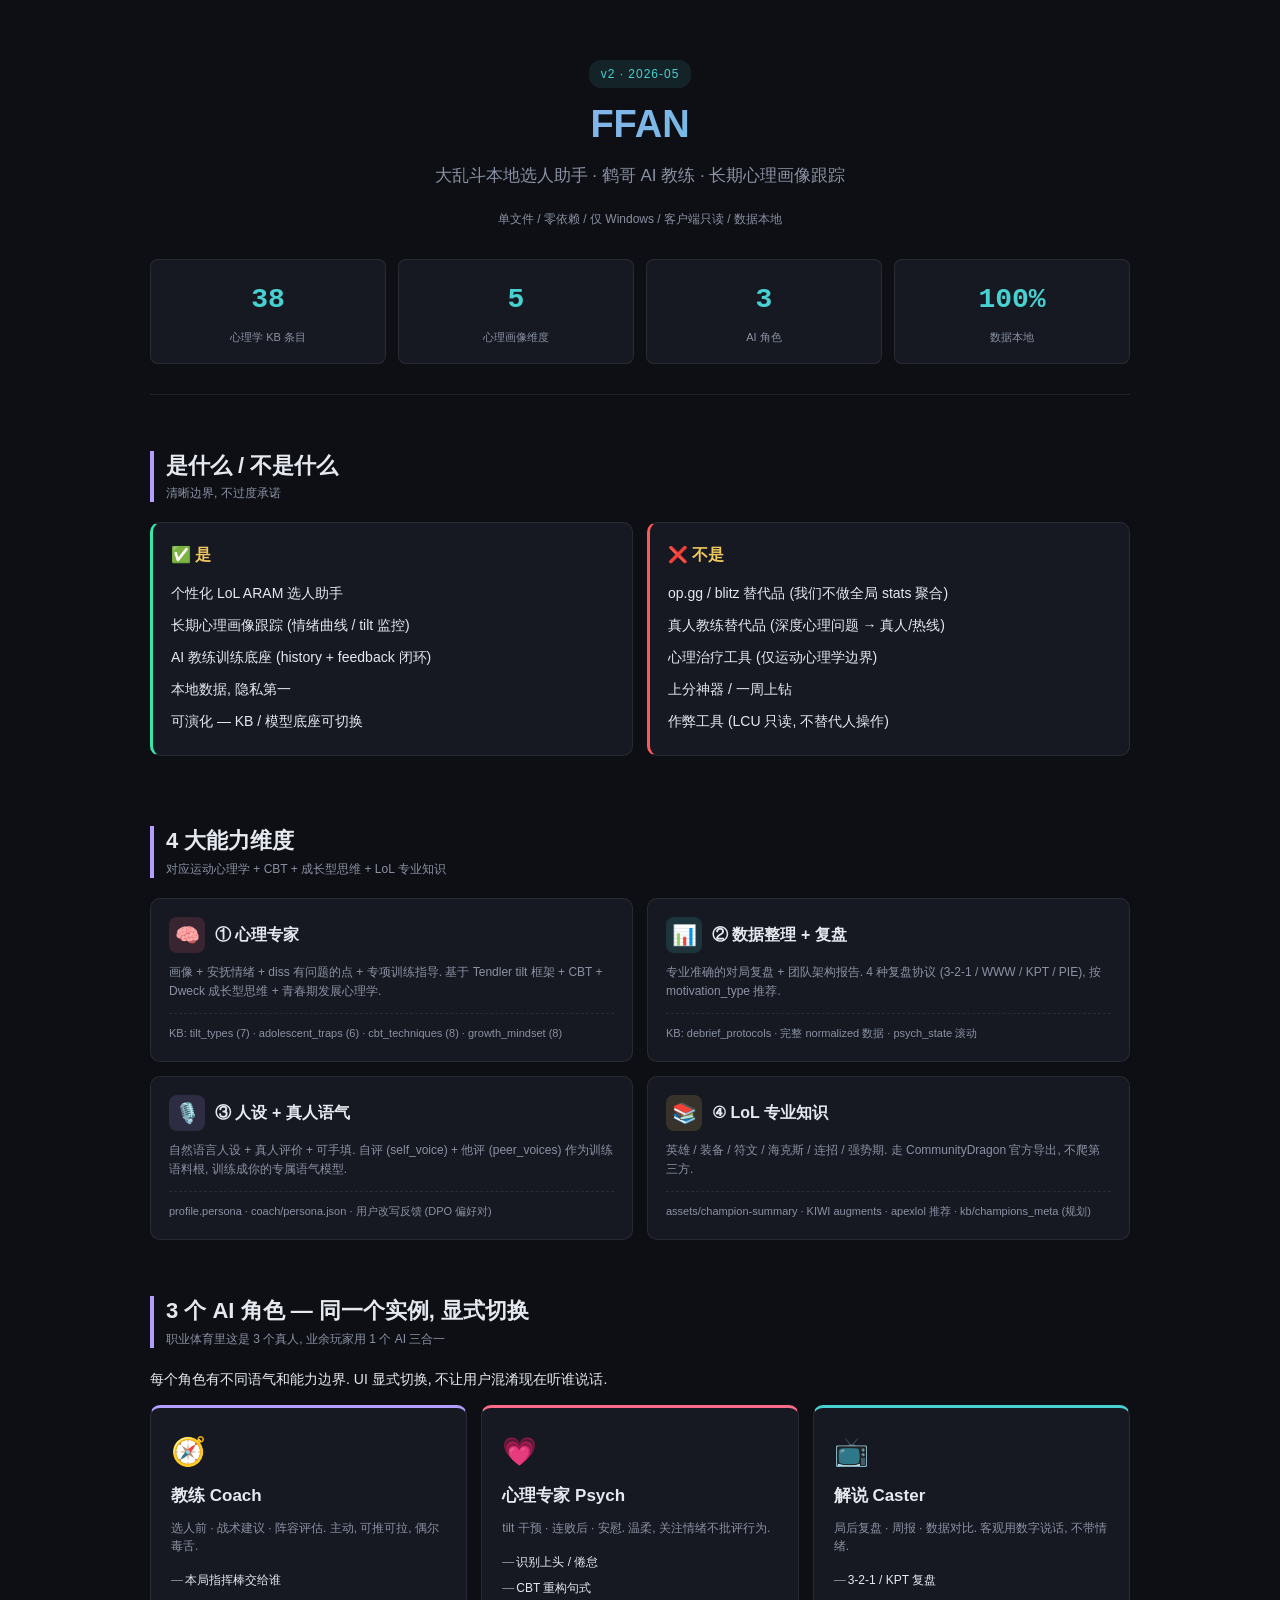
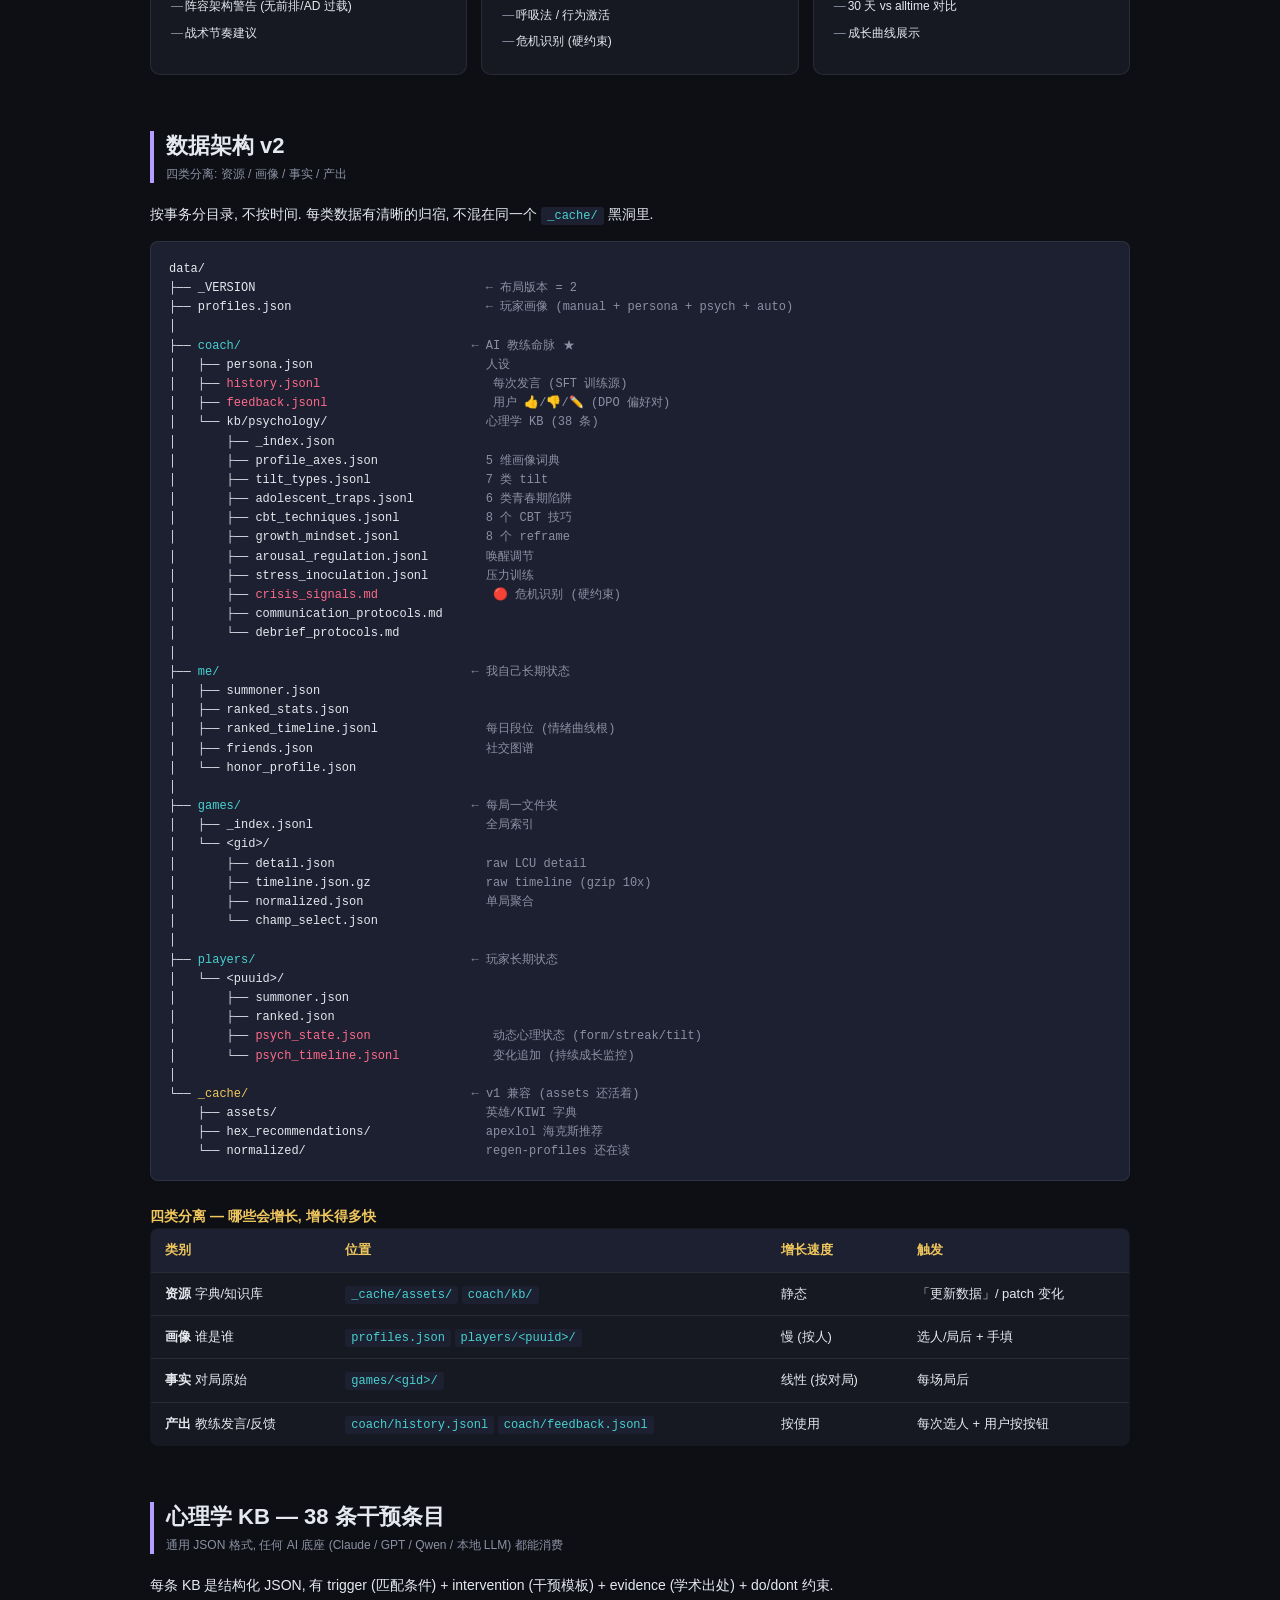
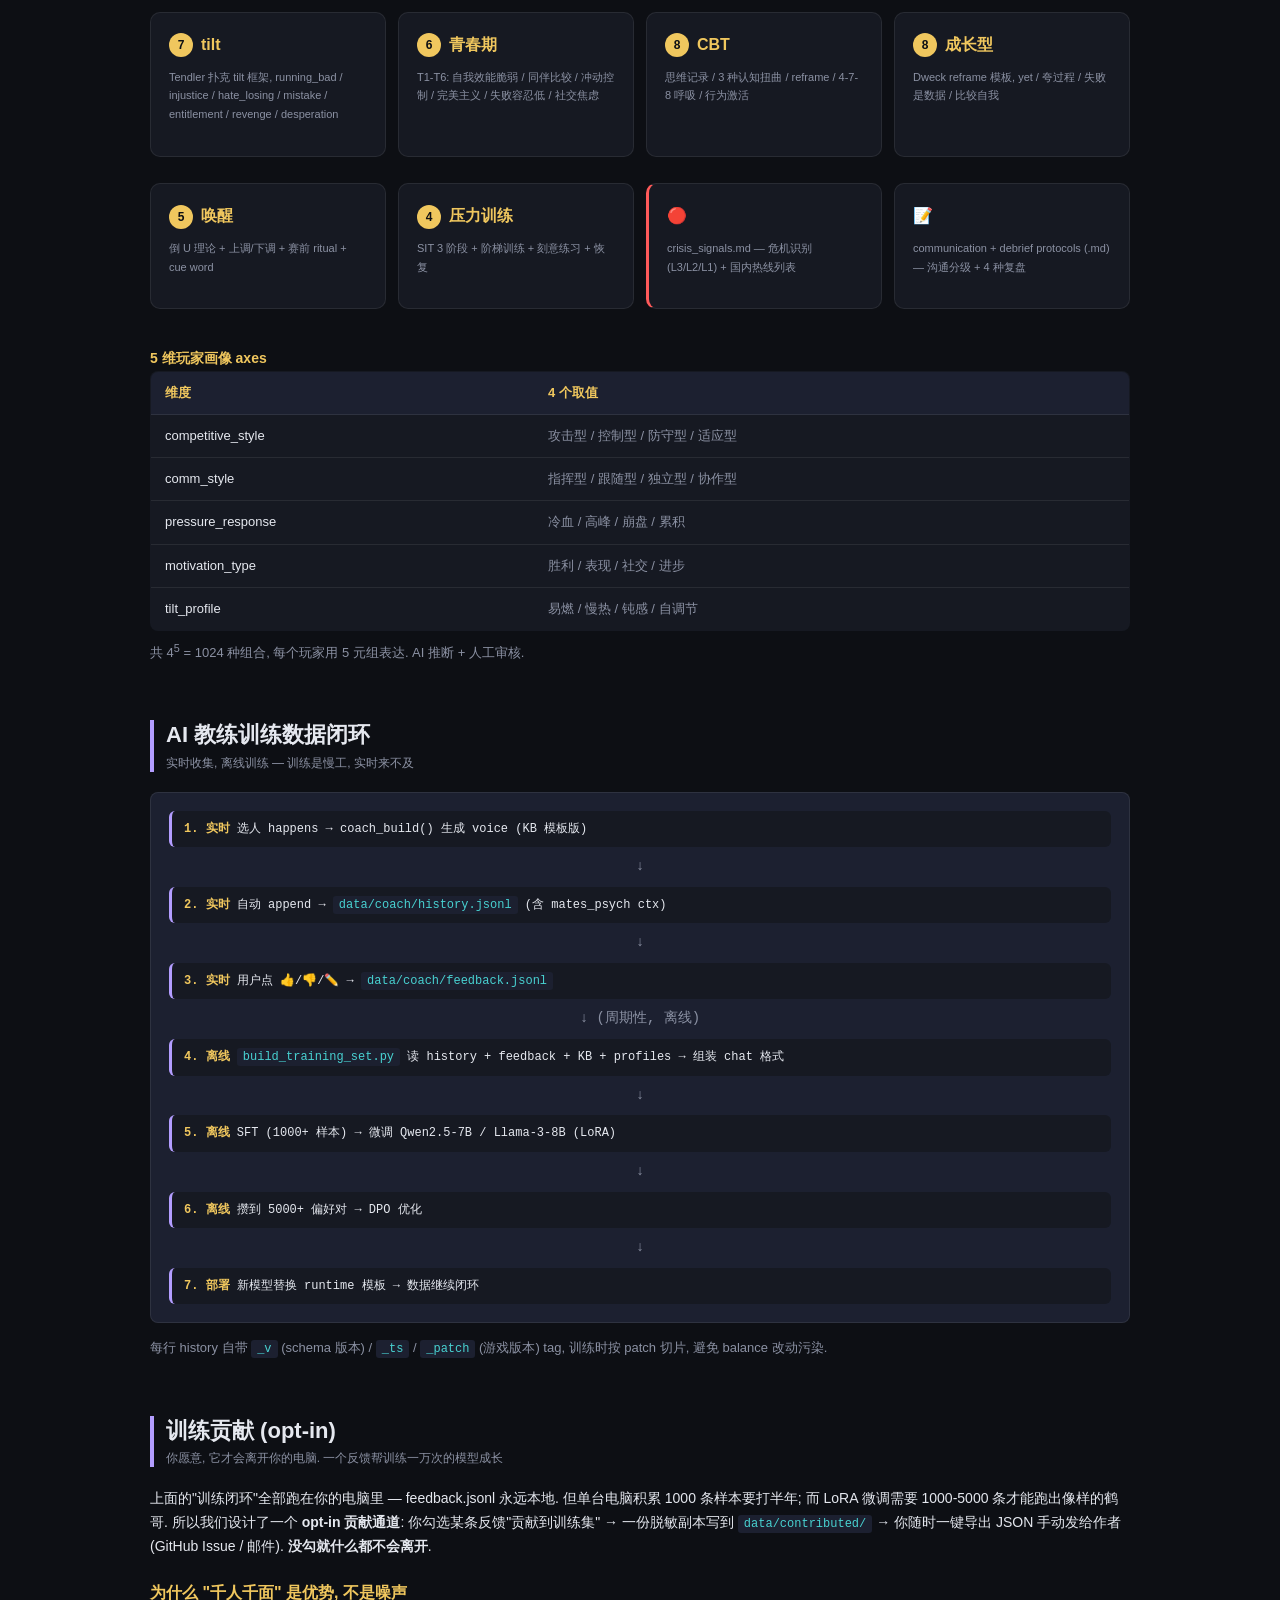
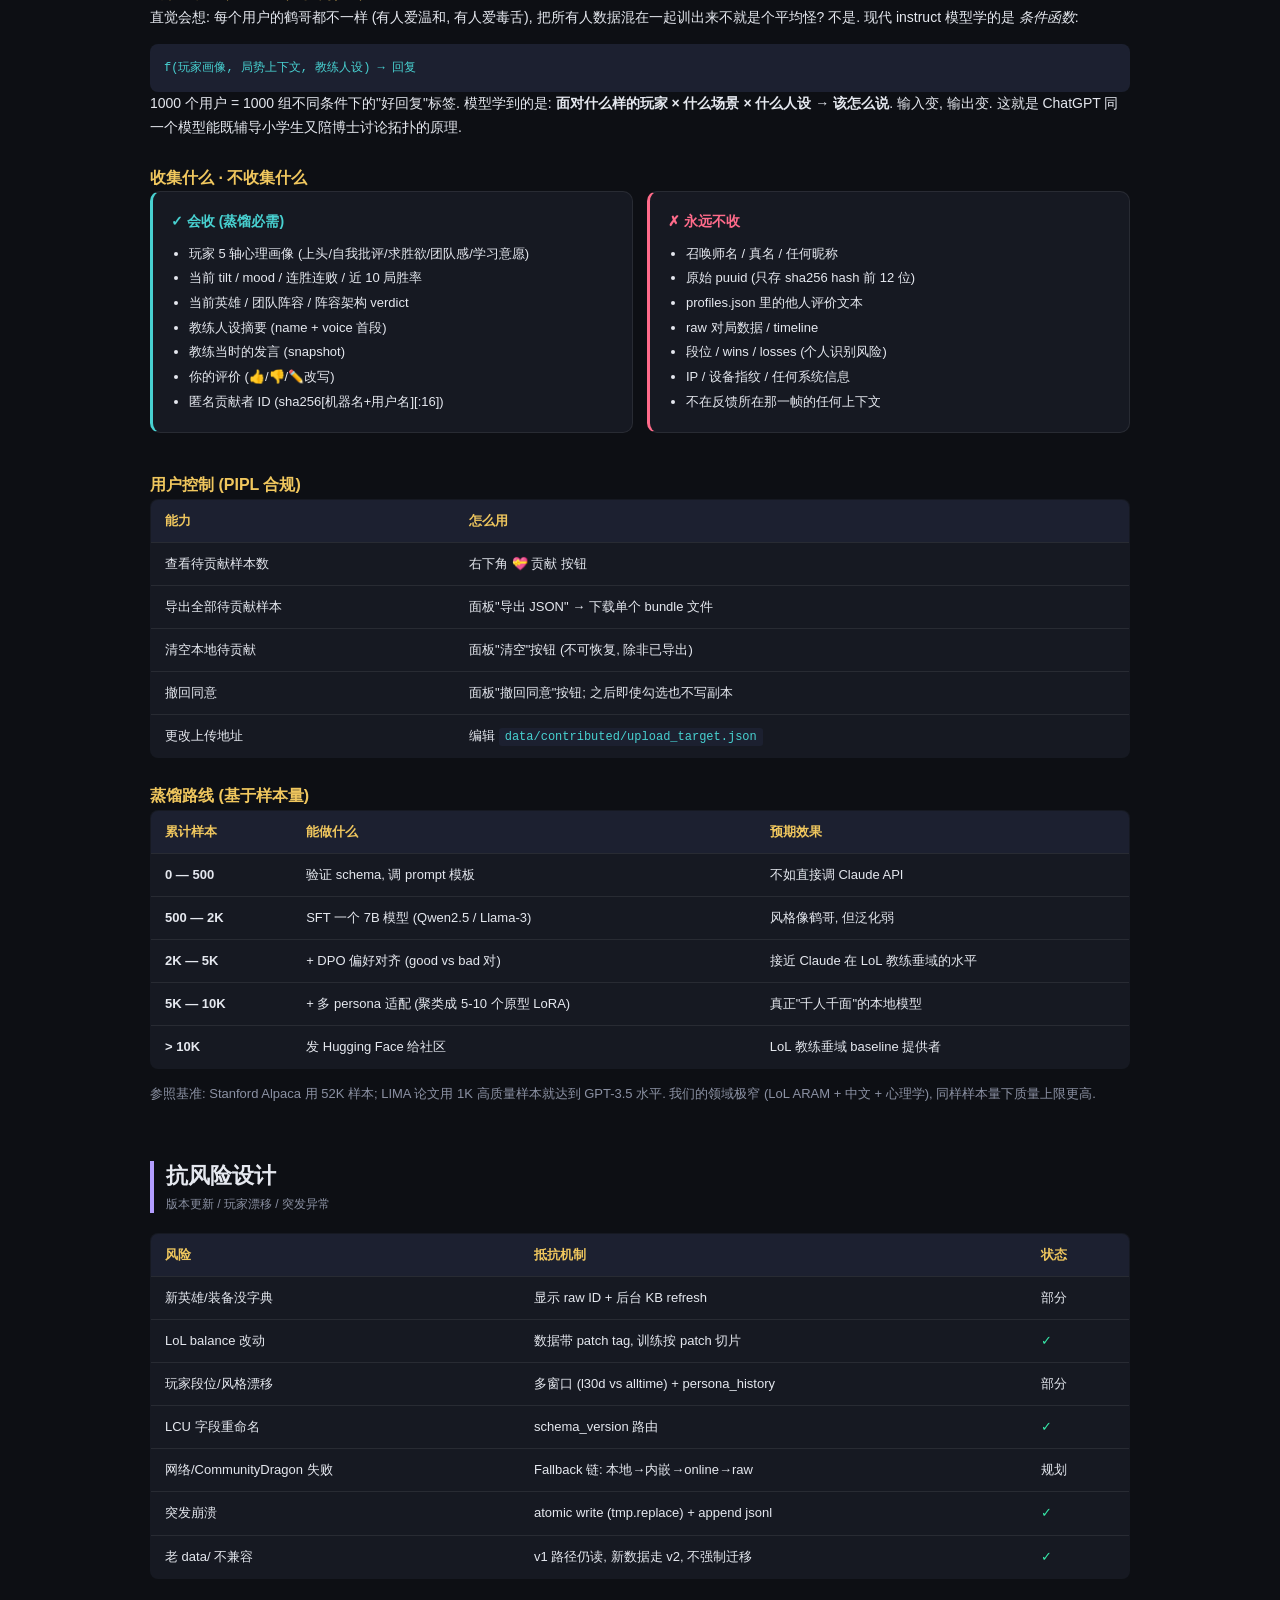
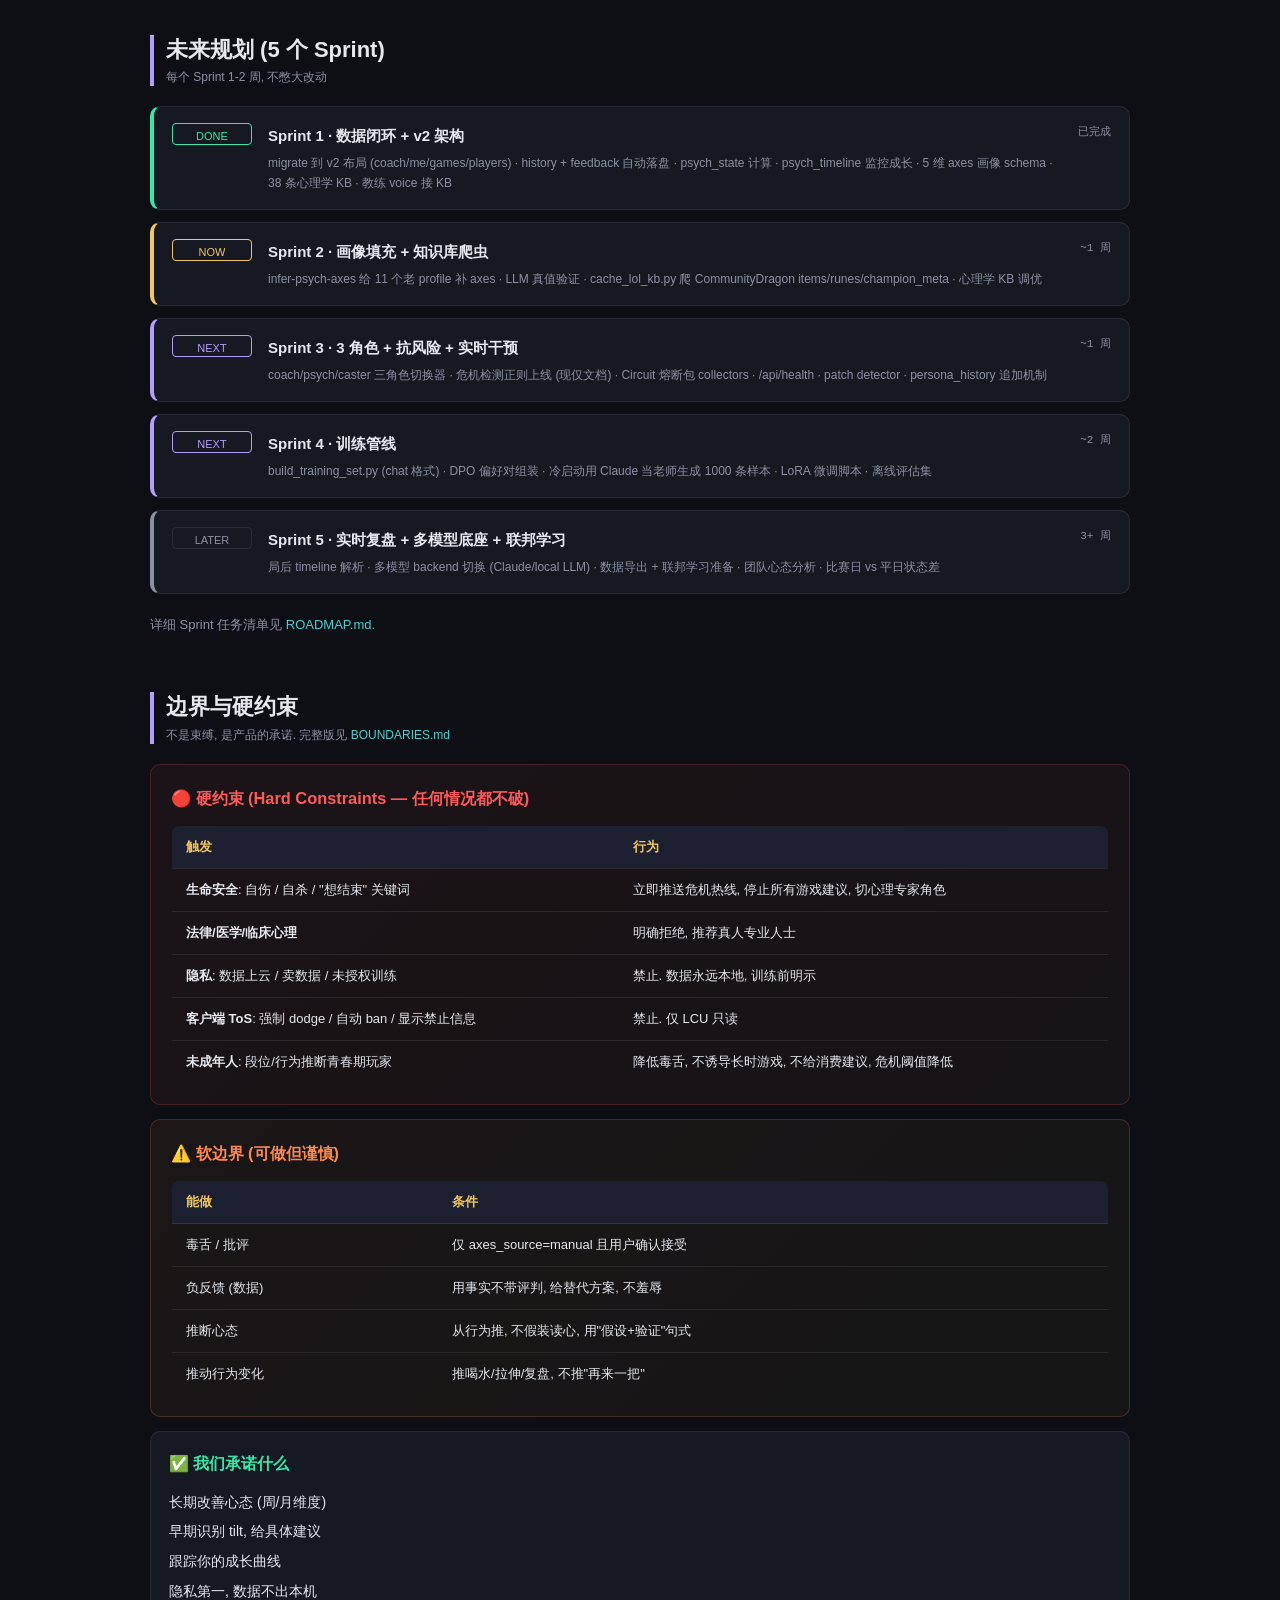
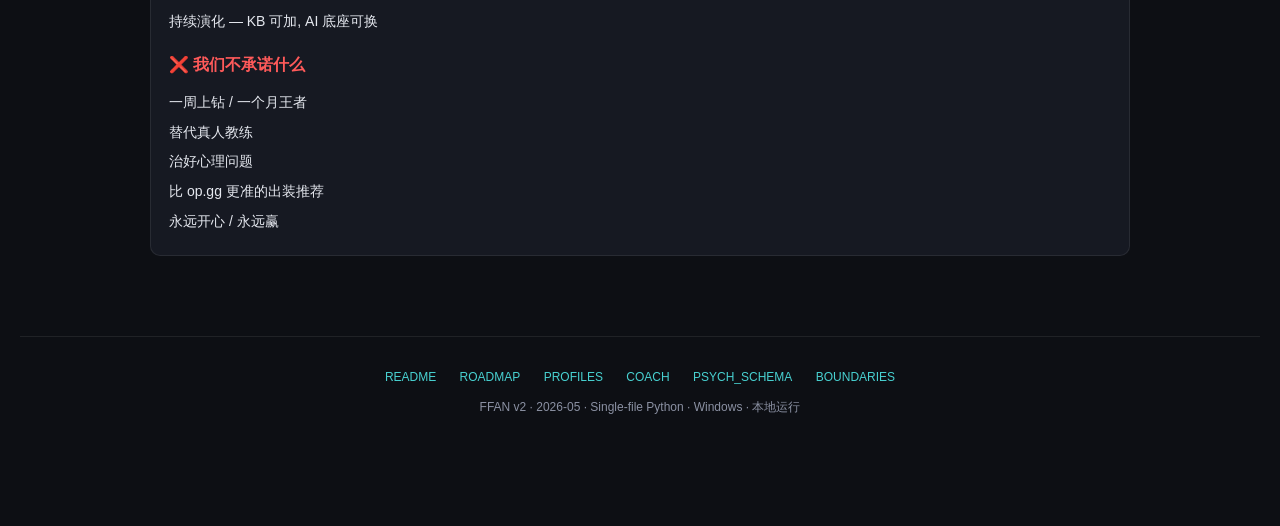
<file: intro.html>
<!doctype html>
<html lang="zh"><head>
<meta charset="utf-8">
<meta name="viewport" content="width=device-width,initial-scale=1">
<title>FFAN — 系统介绍 · 数据架构 · 未来规划</title>
<style>
  :root {
    --bg:       #0d0f14;
    --bg-card:  #161922;
    --bg-soft:  #1c2030;
    --txt:      #e5e8ef;
    --dim:      #8b91a3;
    --pri:      #b39dff;   /* 紫 */
    --teal:     #48d1d1;   /* 青绿 */
    --phi:      #f0c75e;   /* 金 */
    --rose:     #ff6b8a;   /* 粉 */
    --orange:   #ff8a4d;
    --green:    #36e8a8;
    --red:      #ff5a5a;
    --border:   rgba(255,255,255,.08);
  }
  * { box-sizing: border-box; margin: 0; padding: 0; }
  html, body {
    background: var(--bg); color: var(--txt);
    font-family: -apple-system, "PingFang SC", "Microsoft YaHei", Segoe UI, sans-serif;
    font-size: 14px; line-height: 1.7;
  }
  body { padding: 0 20px 80px; }

  /* ==== Layout ==== */
  .wrap { max-width: 980px; margin: 0 auto; }

  /* ==== Hero ==== */
  .hero {
    padding: 60px 0 30px;
    text-align: center;
    border-bottom: 1px solid var(--border);
    margin-bottom: 40px;
  }
  .hero .badge {
    display: inline-block; padding: 4px 12px;
    background: rgba(72,209,209,.1); color: var(--teal);
    border-radius: 12px; font-size: 12px; letter-spacing: 1px;
    margin-bottom: 14px;
  }
  .hero h1 {
    font-size: 38px; line-height: 1.2; margin-bottom: 14px;
    background: linear-gradient(120deg, var(--pri), var(--teal));
    -webkit-background-clip: text; -webkit-text-fill-color: transparent;
    background-clip: text; color: transparent;
  }
  .hero .tagline {
    font-size: 17px; color: var(--dim); max-width: 620px; margin: 0 auto 18px;
  }
  .hero .meta {
    color: var(--dim); font-size: 12px;
  }

  /* ==== Section ==== */
  section {
    margin: 56px 0;
  }
  section h2 {
    font-size: 22px; margin-bottom: 20px; padding-left: 12px;
    border-left: 4px solid var(--pri); line-height: 1.4;
  }
  section h2 small {
    display: block; font-size: 12px; color: var(--dim);
    font-weight: 400; margin-top: 4px;
  }
  section p {
    margin-bottom: 14px; color: var(--txt);
  }
  section p.muted { color: var(--dim); font-size: 13px; }

  /* ==== Cards ==== */
  .card {
    background: var(--bg-card); border: 1px solid var(--border);
    border-radius: 10px; padding: 18px; margin-bottom: 14px;
  }
  .card h3 {
    font-size: 16px; margin-bottom: 10px; color: var(--phi);
  }
  .card h3 .num {
    display: inline-block; width: 24px; height: 24px; line-height: 24px;
    background: var(--phi); color: var(--bg); text-align: center;
    border-radius: 50%; font-size: 12px; margin-right: 8px;
    vertical-align: middle;
  }

  .grid-2 { display: grid; grid-template-columns: 1fr 1fr; gap: 14px; }
  .grid-3 { display: grid; grid-template-columns: repeat(3, 1fr); gap: 14px; }
  .grid-4 { display: grid; grid-template-columns: repeat(4, 1fr); gap: 12px; }
  @media (max-width: 800px) {
    .grid-2, .grid-3, .grid-4 { grid-template-columns: 1fr; }
  }

  /* ==== Roles ==== */
  .role-card {
    padding: 20px; border-radius: 10px;
    background: var(--bg-card); border: 1px solid var(--border);
    border-top: 3px solid var(--pri);
  }
  .role-card.psych { border-top-color: var(--rose); }
  .role-card.caster { border-top-color: var(--teal); }
  .role-card h3 { color: var(--txt); font-size: 17px; margin-bottom: 8px; }
  .role-card .icon { font-size: 28px; margin-bottom: 6px; }
  .role-card .what { color: var(--dim); font-size: 12px; margin-bottom: 12px; line-height: 1.5; }
  .role-card ul { list-style: none; }
  .role-card li {
    font-size: 12px; color: var(--txt); padding: 3px 0;
    padding-left: 14px; position: relative;
  }
  .role-card li::before {
    content: "—"; position: absolute; left: 0; color: var(--dim);
  }

  /* ==== Data architecture tree ==== */
  pre.tree {
    background: var(--bg-soft); color: var(--txt);
    padding: 18px; border-radius: 8px; font-size: 12px;
    line-height: 1.6; overflow-x: auto;
    border: 1px solid var(--border);
    font-family: "Cascadia Code", "Consolas", "SF Mono", monospace;
  }
  pre.tree .c { color: var(--dim); }       /* 注释 */
  pre.tree .v { color: var(--teal); }      /* v2 新增 */
  pre.tree .l { color: var(--phi); }       /* legacy */
  pre.tree .k { color: var(--rose); }      /* 关键 */

  /* ==== Table ==== */
  table {
    width: 100%; border-collapse: collapse;
    background: var(--bg-card); border: 1px solid var(--border);
    border-radius: 8px; overflow: hidden;
  }
  th, td {
    padding: 10px 14px; text-align: left;
    border-bottom: 1px solid var(--border);
    font-size: 13px;
  }
  th { background: var(--bg-soft); color: var(--phi); font-weight: 600; }
  td { color: var(--txt); vertical-align: top; }
  td.dim { color: var(--dim); }
  td .ok { color: var(--green); }
  td .no { color: var(--red); }
  td .warn { color: var(--orange); }
  tr:last-child td { border-bottom: none; }

  /* ==== Pipeline ==== */
  .pipeline {
    display: flex; flex-direction: column; gap: 8px;
    padding: 18px; background: var(--bg-soft); border-radius: 8px;
    border: 1px solid var(--border);
    font-family: "Cascadia Code", "Consolas", monospace; font-size: 12px;
  }
  .pipeline .step {
    padding: 8px 12px; background: var(--bg-card); border-radius: 6px;
    border-left: 3px solid var(--pri); color: var(--txt);
  }
  .pipeline .arrow { color: var(--dim); text-align: center; font-size: 14px; }
  .pipeline .step strong { color: var(--phi); }

  /* ==== Sprint cards (roadmap) ==== */
  .sprint {
    background: var(--bg-card); border-radius: 10px; padding: 16px 18px;
    margin-bottom: 12px; border: 1px solid var(--border);
    display: grid; grid-template-columns: 80px 1fr auto; gap: 16px; align-items: start;
  }
  .sprint.done { border-left: 4px solid var(--green); }
  .sprint.now  { border-left: 4px solid var(--phi); }
  .sprint.next { border-left: 4px solid var(--pri); }
  .sprint.later { border-left: 4px solid var(--dim); }
  .sprint .tag {
    font-size: 11px; color: var(--dim); text-align: center;
    border: 1px solid var(--border); padding: 3px 0; border-radius: 4px;
    height: 22px;
  }
  .sprint.done .tag { color: var(--green); border-color: var(--green); }
  .sprint.now  .tag { color: var(--phi);  border-color: var(--phi); }
  .sprint.next .tag { color: var(--pri);  border-color: var(--pri); }
  .sprint .name { font-size: 15px; font-weight: 600; margin-bottom: 4px; }
  .sprint .desc { color: var(--dim); font-size: 12px; }
  .sprint .eta { font-size: 11px; color: var(--dim); font-family: monospace; }

  /* ==== Boundary section ==== */
  .boundary {
    background: linear-gradient(135deg, rgba(255,90,90,.06), rgba(255,138,77,.04));
    border: 1px solid rgba(255,90,90,.2); border-radius: 10px;
    padding: 20px; margin-bottom: 14px;
  }
  .boundary h3 { color: var(--red); }
  .boundary .h3-soft { color: var(--orange); }

  /* ==== Code inline ==== */
  code {
    background: var(--bg-soft); color: var(--teal);
    padding: 2px 6px; border-radius: 3px; font-size: 12px;
    font-family: "Cascadia Code", "Consolas", monospace;
  }
  a { color: var(--teal); text-decoration: none; }
  a:hover { text-decoration: underline; }

  /* ==== Nav (right side floating) ==== */
  nav.toc {
    position: fixed; right: 20px; top: 80px;
    background: var(--bg-card); border: 1px solid var(--border);
    border-radius: 8px; padding: 12px 14px;
    font-size: 12px; max-width: 180px;
  }
  nav.toc .h { color: var(--phi); font-size: 11px; margin-bottom: 8px; letter-spacing: 1px; }
  nav.toc a {
    display: block; padding: 3px 0; color: var(--dim);
  }
  nav.toc a:hover { color: var(--teal); text-decoration: none; }
  @media (max-width: 1280px) { nav.toc { display: none; } }

  /* ==== Footer ==== */
  footer {
    margin-top: 80px; padding: 30px 0; border-top: 1px solid var(--border);
    text-align: center; color: var(--dim); font-size: 12px;
  }
  footer a { margin: 0 10px; }

  /* ==== Hero stats ==== */
  .stats {
    display: grid; grid-template-columns: repeat(4, 1fr); gap: 12px;
    margin-top: 30px;
  }
  .stat {
    background: var(--bg-card); border: 1px solid var(--border);
    border-radius: 8px; padding: 16px; text-align: center;
  }
  .stat .num {
    font-size: 28px; color: var(--teal); font-weight: 700;
    font-family: "Cascadia Code", monospace;
  }
  .stat .label { font-size: 11px; color: var(--dim); margin-top: 4px; }

  /* ==== Capability cards ==== */
  .cap {
    background: var(--bg-card); border: 1px solid var(--border);
    border-radius: 10px; padding: 18px;
  }
  .cap .icon-row {
    display: flex; align-items: center; gap: 10px; margin-bottom: 10px;
  }
  .cap .ic {
    width: 36px; height: 36px; border-radius: 8px;
    display: flex; align-items: center; justify-content: center;
    font-size: 20px; flex-shrink: 0;
  }
  .cap.psy   .ic { background: rgba(255,107,138,.15); color: var(--rose); }
  .cap.data  .ic { background: rgba(72,209,209,.15); color: var(--teal); }
  .cap.voice .ic { background: rgba(179,157,255,.15); color: var(--pri); }
  .cap.kb    .ic { background: rgba(240,199,94,.15);  color: var(--phi); }
  .cap h3 { color: var(--txt); font-size: 16px; }
  .cap .what { color: var(--dim); font-size: 12px; margin-top: 8px; line-height: 1.6; }
  .cap .tools {
    margin-top: 12px; padding-top: 10px;
    border-top: 1px dashed var(--border); font-size: 11px; color: var(--dim);
  }
</style>
</head><body>

<nav class="toc">
  <div class="h">目录</div>
  <a href="#define">是什么</a>
  <a href="#cap">4 大能力</a>
  <a href="#roles">3 角色</a>
  <a href="#arch">数据架构</a>
  <a href="#kb">心理学 KB</a>
  <a href="#loop">训练闭环</a>
  <a href="#contribute">训练贡献</a>
  <a href="#resilience">抗风险</a>
  <a href="#roadmap">未来规划</a>
  <a href="#boundary">边界硬约束</a>
</nav>

<div class="wrap">

  <!-- ==== HERO ==== -->
  <div class="hero">
    <div class="badge">v2 · 2026-05</div>
    <h1>FFAN</h1>
    <p class="tagline">大乱斗本地选人助手 · 鹤哥 AI 教练 · 长期心理画像跟踪</p>
    <p class="meta">单文件 / 零依赖 / 仅 Windows / 客户端只读 / 数据本地</p>

    <div class="stats">
      <div class="stat"><div class="num">38</div><div class="label">心理学 KB 条目</div></div>
      <div class="stat"><div class="num">5</div><div class="label">心理画像维度</div></div>
      <div class="stat"><div class="num">3</div><div class="label">AI 角色</div></div>
      <div class="stat"><div class="num">100%</div><div class="label">数据本地</div></div>
    </div>
  </div>

  <!-- ==== Section: Define ==== -->
  <section id="define">
    <h2>是什么 / 不是什么 <small>清晰边界, 不过度承诺</small></h2>

    <div class="grid-2">
      <div class="card" style="border-left:3px solid var(--green)">
        <h3>✅ 是</h3>
        <ul style="list-style:none; padding:0">
          <li style="padding:4px 0">个性化 LoL ARAM 选人助手</li>
          <li style="padding:4px 0">长期心理画像跟踪 (情绪曲线 / tilt 监控)</li>
          <li style="padding:4px 0">AI 教练训练底座 (history + feedback 闭环)</li>
          <li style="padding:4px 0">本地数据, 隐私第一</li>
          <li style="padding:4px 0">可演化 — KB / 模型底座可切换</li>
        </ul>
      </div>

      <div class="card" style="border-left:3px solid var(--red)">
        <h3>❌ 不是</h3>
        <ul style="list-style:none; padding:0">
          <li style="padding:4px 0">op.gg / blitz 替代品 (我们不做全局 stats 聚合)</li>
          <li style="padding:4px 0">真人教练替代品 (深度心理问题 → 真人/热线)</li>
          <li style="padding:4px 0">心理治疗工具 (仅运动心理学边界)</li>
          <li style="padding:4px 0">上分神器 / 一周上钻</li>
          <li style="padding:4px 0">作弊工具 (LCU 只读, 不替代人操作)</li>
        </ul>
      </div>
    </div>
  </section>

  <!-- ==== Section: 4 Capabilities ==== -->
  <section id="cap">
    <h2>4 大能力维度 <small>对应运动心理学 + CBT + 成长型思维 + LoL 专业知识</small></h2>

    <div class="grid-2">
      <div class="cap psy">
        <div class="icon-row">
          <div class="ic">🧠</div>
          <h3>① 心理专家</h3>
        </div>
        <div class="what">
          画像 + 安抚情绪 + diss 有问题的点 + 专项训练指导. 基于 Tendler tilt 框架 + CBT + Dweck 成长型思维 + 青春期发展心理学.
        </div>
        <div class="tools">
          KB: tilt_types (7) · adolescent_traps (6) · cbt_techniques (8) · growth_mindset (8)
        </div>
      </div>

      <div class="cap data">
        <div class="icon-row">
          <div class="ic">📊</div>
          <h3>② 数据整理 + 复盘</h3>
        </div>
        <div class="what">
          专业准确的对局复盘 + 团队架构报告. 4 种复盘协议 (3-2-1 / WWW / KPT / PIE), 按 motivation_type 推荐.
        </div>
        <div class="tools">
          KB: debrief_protocols · 完整 normalized 数据 · psych_state 滚动
        </div>
      </div>

      <div class="cap voice">
        <div class="icon-row">
          <div class="ic">🎙️</div>
          <h3>③ 人设 + 真人语气</h3>
        </div>
        <div class="what">
          自然语言人设 + 真人评价 + 可手填. 自评 (self_voice) + 他评 (peer_voices) 作为训练语料根, 训练成你的专属语气模型.
        </div>
        <div class="tools">
          profile.persona · coach/persona.json · 用户改写反馈 (DPO 偏好对)
        </div>
      </div>

      <div class="cap kb">
        <div class="icon-row">
          <div class="ic">📚</div>
          <h3>④ LoL 专业知识</h3>
        </div>
        <div class="what">
          英雄 / 装备 / 符文 / 海克斯 / 连招 / 强势期. 走 CommunityDragon 官方导出, 不爬第三方.
        </div>
        <div class="tools">
          assets/champion-summary · KIWI augments · apexlol 推荐 · kb/champions_meta (规划)
        </div>
      </div>
    </div>
  </section>

  <!-- ==== Section: 3 Roles ==== -->
  <section id="roles">
    <h2>3 个 AI 角色 — 同一个实例, 显式切换 <small>职业体育里这是 3 个真人, 业余玩家用 1 个 AI 三合一</small></h2>

    <p>每个角色有不同语气和能力边界. UI 显式切换, 不让用户混淆现在听谁说话.</p>

    <div class="grid-3">
      <div class="role-card">
        <div class="icon">🧭</div>
        <h3>教练 Coach</h3>
        <div class="what">选人前 · 战术建议 · 阵容评估. 主动, 可推可拉, 偶尔毒舌.</div>
        <ul>
          <li>本局指挥棒交给谁</li>
          <li>阵容架构警告 (无前排/AD 过载)</li>
          <li>战术节奏建议</li>
        </ul>
      </div>

      <div class="role-card psych">
        <div class="icon">💗</div>
        <h3>心理专家 Psych</h3>
        <div class="what">tilt 干预 · 连败后 · 安慰. 温柔, 关注情绪不批评行为.</div>
        <ul>
          <li>识别上头 / 倦怠</li>
          <li>CBT 重构句式</li>
          <li>呼吸法 / 行为激活</li>
          <li>危机识别 (硬约束)</li>
        </ul>
      </div>

      <div class="role-card caster">
        <div class="icon">📺</div>
        <h3>解说 Caster</h3>
        <div class="what">局后复盘 · 周报 · 数据对比. 客观用数字说话, 不带情绪.</div>
        <ul>
          <li>3-2-1 / KPT 复盘</li>
          <li>30 天 vs alltime 对比</li>
          <li>成长曲线展示</li>
        </ul>
      </div>
    </div>
  </section>

  <!-- ==== Section: Data Architecture ==== -->
  <section id="arch">
    <h2>数据架构 v2 <small>四类分离: 资源 / 画像 / 事实 / 产出</small></h2>

    <p>按事务分目录, 不按时间. 每类数据有清晰的归宿, 不混在同一个 <code>_cache/</code> 黑洞里.</p>

<pre class="tree">data/
├── _VERSION                                <span class="c">← 布局版本 = 2</span>
├── profiles.json                           <span class="c">← 玩家画像 (manual + persona + psych + auto)</span>
│
├── <span class="v">coach/</span>                                <span class="c">← AI 教练命脉 ★</span>
│   ├── persona.json                        <span class="c">人设</span>
│   ├── <span class="k">history.jsonl</span>                        <span class="c">每次发言 (SFT 训练源)</span>
│   ├── <span class="k">feedback.jsonl</span>                       <span class="c">用户 👍/👎/✏️ (DPO 偏好对)</span>
│   └── kb/psychology/                      <span class="c">心理学 KB (38 条)</span>
│       ├── _index.json
│       ├── profile_axes.json               <span class="c">5 维画像词典</span>
│       ├── tilt_types.jsonl                <span class="c">7 类 tilt</span>
│       ├── adolescent_traps.jsonl          <span class="c">6 类青春期陷阱</span>
│       ├── cbt_techniques.jsonl            <span class="c">8 个 CBT 技巧</span>
│       ├── growth_mindset.jsonl            <span class="c">8 个 reframe</span>
│       ├── arousal_regulation.jsonl        <span class="c">唤醒调节</span>
│       ├── stress_inoculation.jsonl        <span class="c">压力训练</span>
│       ├── <span class="k">crisis_signals.md</span>                <span class="c">🔴 危机识别 (硬约束)</span>
│       ├── communication_protocols.md
│       └── debrief_protocols.md
│
├── <span class="v">me/</span>                                   <span class="c">← 我自己长期状态</span>
│   ├── summoner.json
│   ├── ranked_stats.json
│   ├── ranked_timeline.jsonl               <span class="c">每日段位 (情绪曲线根)</span>
│   ├── friends.json                        <span class="c">社交图谱</span>
│   └── honor_profile.json
│
├── <span class="v">games/</span>                                <span class="c">← 每局一文件夹</span>
│   ├── _index.jsonl                        <span class="c">全局索引</span>
│   └── &lt;gid&gt;/
│       ├── detail.json                     <span class="c">raw LCU detail</span>
│       ├── timeline.json.gz                <span class="c">raw timeline (gzip 10x)</span>
│       ├── normalized.json                 <span class="c">单局聚合</span>
│       └── champ_select.json
│
├── <span class="v">players/</span>                              <span class="c">← 玩家长期状态</span>
│   └── &lt;puuid&gt;/
│       ├── summoner.json
│       ├── ranked.json
│       ├── <span class="k">psych_state.json</span>                 <span class="c">动态心理状态 (form/streak/tilt)</span>
│       └── <span class="k">psych_timeline.jsonl</span>             <span class="c">变化追加 (持续成长监控)</span>
│
└── <span class="l">_cache/</span>                               <span class="c">← v1 兼容 (assets 还活着)</span>
    ├── assets/                             <span class="c">英雄/KIWI 字典</span>
    ├── hex_recommendations/                <span class="c">apexlol 海克斯推荐</span>
    └── normalized/                         <span class="c">regen-profiles 还在读</span></pre>

    <h3 style="margin-top:24px;color:var(--phi);font-size:14px">四类分离 — 哪些会增长, 增长得多快</h3>
    <table>
      <tr><th>类别</th><th>位置</th><th>增长速度</th><th>触发</th></tr>
      <tr><td><strong>资源</strong> 字典/知识库</td><td><code>_cache/assets/</code> <code>coach/kb/</code></td><td>静态</td><td>「更新数据」/ patch 变化</td></tr>
      <tr><td><strong>画像</strong> 谁是谁</td><td><code>profiles.json</code> <code>players/&lt;puuid&gt;/</code></td><td>慢 (按人)</td><td>选人/局后 + 手填</td></tr>
      <tr><td><strong>事实</strong> 对局原始</td><td><code>games/&lt;gid&gt;/</code></td><td>线性 (按对局)</td><td>每场局后</td></tr>
      <tr><td><strong>产出</strong> 教练发言/反馈</td><td><code>coach/history.jsonl</code> <code>coach/feedback.jsonl</code></td><td>按使用</td><td>每次选人 + 用户按按钮</td></tr>
    </table>
  </section>

  <!-- ==== Section: Psych KB ==== -->
  <section id="kb">
    <h2>心理学 KB — 38 条干预条目 <small>通用 JSON 格式, 任何 AI 底座 (Claude / GPT / Qwen / 本地 LLM) 都能消费</small></h2>

    <p>每条 KB 是结构化 JSON, 有 trigger (匹配条件) + intervention (干预模板) + evidence (学术出处) + do/dont 约束.</p>

    <div class="grid-4">
      <div class="card"><h3><span class="num">7</span>tilt</h3><p class="muted" style="font-size:11px">Tendler 扑克 tilt 框架, running_bad / injustice / hate_losing / mistake / entitlement / revenge / desperation</p></div>
      <div class="card"><h3><span class="num">6</span>青春期</h3><p class="muted" style="font-size:11px">T1-T6: 自我效能脆弱 / 同伴比较 / 冲动控制 / 完美主义 / 失败容忍低 / 社交焦虑</p></div>
      <div class="card"><h3><span class="num">8</span>CBT</h3><p class="muted" style="font-size:11px">思维记录 / 3 种认知扭曲 / reframe / 4-7-8 呼吸 / 行为激活</p></div>
      <div class="card"><h3><span class="num">8</span>成长型</h3><p class="muted" style="font-size:11px">Dweck reframe 模板, yet / 夸过程 / 失败是数据 / 比较自我</p></div>
      <div class="card"><h3><span class="num">5</span>唤醒</h3><p class="muted" style="font-size:11px">倒 U 理论 + 上调/下调 + 赛前 ritual + cue word</p></div>
      <div class="card"><h3><span class="num">4</span>压力训练</h3><p class="muted" style="font-size:11px">SIT 3 阶段 + 阶梯训练 + 刻意练习 + 恢复</p></div>
      <div class="card" style="border-left:3px solid var(--red)"><h3 style="color:var(--red)">🔴</h3><p class="muted" style="font-size:11px">crisis_signals.md — 危机识别 (L3/L2/L1) + 国内热线列表</p></div>
      <div class="card"><h3>📝</h3><p class="muted" style="font-size:11px">communication + debrief protocols (.md) — 沟通分级 + 4 种复盘</p></div>
    </div>

    <h3 style="margin-top:24px;color:var(--phi);font-size:14px">5 维玩家画像 axes</h3>
    <table>
      <tr><th>维度</th><th>4 个取值</th></tr>
      <tr><td>competitive_style</td><td class="dim">攻击型 / 控制型 / 防守型 / 适应型</td></tr>
      <tr><td>comm_style</td><td class="dim">指挥型 / 跟随型 / 独立型 / 协作型</td></tr>
      <tr><td>pressure_response</td><td class="dim">冷血 / 高峰 / 崩盘 / 累积</td></tr>
      <tr><td>motivation_type</td><td class="dim">胜利 / 表现 / 社交 / 进步</td></tr>
      <tr><td>tilt_profile</td><td class="dim">易燃 / 慢热 / 钝感 / 自调节</td></tr>
    </table>
    <p class="muted" style="margin-top:8px">共 4<sup>5</sup> = 1024 种组合, 每个玩家用 5 元组表达. AI 推断 + 人工审核.</p>
  </section>

  <!-- ==== Section: Training Loop ==== -->
  <section id="loop">
    <h2>AI 教练训练数据闭环 <small>实时收集, 离线训练 — 训练是慢工, 实时来不及</small></h2>

    <div class="pipeline">
      <div class="step"><strong>1. 实时</strong> 选人 happens → coach_build() 生成 voice (KB 模板版)</div>
      <div class="arrow">↓</div>
      <div class="step"><strong>2. 实时</strong> 自动 append → <code>data/coach/history.jsonl</code> (含 mates_psych ctx)</div>
      <div class="arrow">↓</div>
      <div class="step"><strong>3. 实时</strong> 用户点 👍/👎/✏️ → <code>data/coach/feedback.jsonl</code></div>
      <div class="arrow">↓  (周期性, 离线)</div>
      <div class="step"><strong>4. 离线</strong> <code>build_training_set.py</code> 读 history + feedback + KB + profiles → 组装 chat 格式</div>
      <div class="arrow">↓</div>
      <div class="step"><strong>5. 离线</strong> SFT (1000+ 样本) → 微调 Qwen2.5-7B / Llama-3-8B (LoRA)</div>
      <div class="arrow">↓</div>
      <div class="step"><strong>6. 离线</strong> 攒到 5000+ 偏好对 → DPO 优化</div>
      <div class="arrow">↓</div>
      <div class="step"><strong>7. 部署</strong> 新模型替换 runtime 模板 → 数据继续闭环</div>
    </div>

    <p class="muted" style="margin-top:14px">每行 history 自带 <code>_v</code> (schema 版本) / <code>_ts</code> / <code>_patch</code> (游戏版本) tag, 训练时按 patch 切片, 避免 balance 改动污染.</p>
  </section>

  <!-- ==== Section: Contribute (opt-in 训练贡献) ==== -->
  <section id="contribute">
    <h2>训练贡献 (opt-in) <small>你愿意, 它才会离开你的电脑. 一个反馈帮训练一万次的模型成长</small></h2>

    <p>上面的"训练闭环"全部跑在你的电脑里 — feedback.jsonl 永远本地. 但单台电脑积累 1000 条样本要打半年; 而 LoRA 微调需要 1000-5000 条才能跑出像样的鹤哥. 所以我们设计了一个 <strong>opt-in 贡献通道</strong>: 你勾选某条反馈"贡献到训练集" → 一份脱敏副本写到 <code>data/contributed/</code> → 你随时一键导出 JSON 手动发给作者 (GitHub Issue / 邮件). <strong>没勾就什么都不会离开</strong>.</p>

    <h3 style="margin-top:20px;font-size:16px;color:var(--phi)">为什么 "千人千面" 是优势, 不是噪声</h3>
    <p>直觉会想: 每个用户的鹤哥都不一样 (有人爱温和, 有人爱毒舌), 把所有人数据混在一起训出来不就是个平均怪? 不是. 现代 instruct 模型学的是 <em>条件函数</em>:</p>
    <pre style="background:var(--bg-soft);padding:14px;border-radius:8px;color:var(--teal);font-family:Consolas,monospace;font-size:12px;overflow:auto">f(玩家画像, 局势上下文, 教练人设) → 回复</pre>
    <p>1000 个用户 = 1000 组不同条件下的"好回复"标签. 模型学到的是: <strong>面对什么样的玩家 × 什么场景 × 什么人设 → 该怎么说</strong>. 输入变, 输出变. 这就是 ChatGPT 同一个模型能既辅导小学生又陪博士讨论拓扑的原理.</p>

    <h3 style="margin-top:24px;font-size:16px;color:var(--phi)">收集什么 · 不收集什么</h3>
    <div class="grid-2">
      <div class="card" style="border-left:3px solid var(--teal)">
        <strong style="color:var(--teal)">✓ 会收 (蒸馏必需)</strong>
        <ul style="margin-top:8px;padding-left:18px;color:var(--txt);font-size:13px;line-height:1.9">
          <li>玩家 5 轴心理画像 (上头/自我批评/求胜欲/团队感/学习意愿)</li>
          <li>当前 tilt / mood / 连胜连败 / 近 10 局胜率</li>
          <li>当前英雄 / 团队阵容 / 阵容架构 verdict</li>
          <li>教练人设摘要 (name + voice 首段)</li>
          <li>教练当时的发言 (snapshot)</li>
          <li>你的评价 (👍/👎/✏️改写)</li>
          <li>匿名贡献者 ID (sha256[机器名+用户名][:16])</li>
        </ul>
      </div>
      <div class="card" style="border-left:3px solid var(--rose)">
        <strong style="color:var(--rose)">✗ 永远不收</strong>
        <ul style="margin-top:8px;padding-left:18px;color:var(--txt);font-size:13px;line-height:1.9">
          <li>召唤师名 / 真名 / 任何昵称</li>
          <li>原始 puuid (只存 sha256 hash 前 12 位)</li>
          <li>profiles.json 里的他人评价文本</li>
          <li>raw 对局数据 / timeline</li>
          <li>段位 / wins / losses (个人识别风险)</li>
          <li>IP / 设备指纹 / 任何系统信息</li>
          <li>不在反馈所在那一帧的任何上下文</li>
        </ul>
      </div>
    </div>

    <h3 style="margin-top:24px;font-size:16px;color:var(--phi)">用户控制 (PIPL 合规)</h3>
    <table>
      <tr><th>能力</th><th>怎么用</th></tr>
      <tr><td>查看待贡献样本数</td><td>右下角 💝 贡献 按钮</td></tr>
      <tr><td>导出全部待贡献样本</td><td>面板"导出 JSON" → 下载单个 bundle 文件</td></tr>
      <tr><td>清空本地待贡献</td><td>面板"清空"按钮 (不可恢复, 除非已导出)</td></tr>
      <tr><td>撤回同意</td><td>面板"撤回同意"按钮; 之后即使勾选也不写副本</td></tr>
      <tr><td>更改上传地址</td><td>编辑 <code>data/contributed/upload_target.json</code></td></tr>
    </table>

    <h3 style="margin-top:24px;font-size:16px;color:var(--phi)">蒸馏路线 (基于样本量)</h3>
    <table>
      <tr><th>累计样本</th><th>能做什么</th><th>预期效果</th></tr>
      <tr><td><strong>0 — 500</strong></td><td>验证 schema, 调 prompt 模板</td><td>不如直接调 Claude API</td></tr>
      <tr><td><strong>500 — 2K</strong></td><td>SFT 一个 7B 模型 (Qwen2.5 / Llama-3)</td><td>风格像鹤哥, 但泛化弱</td></tr>
      <tr><td><strong>2K — 5K</strong></td><td>+ DPO 偏好对齐 (good vs bad 对)</td><td>接近 Claude 在 LoL 教练垂域的水平</td></tr>
      <tr><td><strong>5K — 10K</strong></td><td>+ 多 persona 适配 (聚类成 5-10 个原型 LoRA)</td><td>真正"千人千面"的本地模型</td></tr>
      <tr><td><strong>> 10K</strong></td><td>发 Hugging Face 给社区</td><td>LoL 教练垂域 baseline 提供者</td></tr>
    </table>
    <p class="muted" style="margin-top:14px">参照基准: Stanford Alpaca 用 52K 样本; LIMA 论文用 1K 高质量样本就达到 GPT-3.5 水平. 我们的领域极窄 (LoL ARAM + 中文 + 心理学), 同样样本量下质量上限更高.</p>
  </section>

  <!-- ==== Section: Resilience ==== -->
  <section id="resilience">
    <h2>抗风险设计 <small>版本更新 / 玩家漂移 / 突发异常</small></h2>

    <table>
      <tr><th>风险</th><th>抵抗机制</th><th>状态</th></tr>
      <tr><td>新英雄/装备没字典</td><td>显示 raw ID + 后台 KB refresh</td><td class="warn">部分</td></tr>
      <tr><td>LoL balance 改动</td><td>数据带 patch tag, 训练按 patch 切片</td><td><span class="ok">✓</span></td></tr>
      <tr><td>玩家段位/风格漂移</td><td>多窗口 (l30d vs alltime) + persona_history</td><td class="warn">部分</td></tr>
      <tr><td>LCU 字段重命名</td><td>schema_version 路由</td><td><span class="ok">✓</span></td></tr>
      <tr><td>网络/CommunityDragon 失败</td><td>Fallback 链: 本地→内嵌→online→raw</td><td class="warn">规划</td></tr>
      <tr><td>突发崩溃</td><td>atomic write (tmp.replace) + append jsonl</td><td><span class="ok">✓</span></td></tr>
      <tr><td>老 data/ 不兼容</td><td>v1 路径仍读, 新数据走 v2, 不强制迁移</td><td><span class="ok">✓</span></td></tr>
    </table>
  </section>

  <!-- ==== Section: Roadmap ==== -->
  <section id="roadmap">
    <h2>未来规划 (5 个 Sprint) <small>每个 Sprint 1-2 周, 不憋大改动</small></h2>

    <div class="sprint done">
      <div class="tag">DONE</div>
      <div>
        <div class="name">Sprint 1 · 数据闭环 + v2 架构</div>
        <div class="desc">migrate 到 v2 布局 (coach/me/games/players) · history + feedback 自动落盘 · psych_state 计算 · psych_timeline 监控成长 · 5 维 axes 画像 schema · 38 条心理学 KB · 教练 voice 接 KB</div>
      </div>
      <div class="eta">已完成</div>
    </div>

    <div class="sprint now">
      <div class="tag">NOW</div>
      <div>
        <div class="name">Sprint 2 · 画像填充 + 知识库爬虫</div>
        <div class="desc">infer-psych-axes 给 11 个老 profile 补 axes · LLM 真值验证 · cache_lol_kb.py 爬 CommunityDragon items/runes/champion_meta · 心理学 KB 调优</div>
      </div>
      <div class="eta">~1 周</div>
    </div>

    <div class="sprint next">
      <div class="tag">NEXT</div>
      <div>
        <div class="name">Sprint 3 · 3 角色 + 抗风险 + 实时干预</div>
        <div class="desc">coach/psych/caster 三角色切换器 · 危机检测正则上线 (现仅文档) · Circuit 熔断包 collectors · /api/health · patch detector · persona_history 追加机制</div>
      </div>
      <div class="eta">~1 周</div>
    </div>

    <div class="sprint next">
      <div class="tag">NEXT</div>
      <div>
        <div class="name">Sprint 4 · 训练管线</div>
        <div class="desc">build_training_set.py (chat 格式) · DPO 偏好对组装 · 冷启动用 Claude 当老师生成 1000 条样本 · LoRA 微调脚本 · 离线评估集</div>
      </div>
      <div class="eta">~2 周</div>
    </div>

    <div class="sprint later">
      <div class="tag">LATER</div>
      <div>
        <div class="name">Sprint 5 · 实时复盘 + 多模型底座 + 联邦学习</div>
        <div class="desc">局后 timeline 解析 · 多模型 backend 切换 (Claude/local LLM) · 数据导出 + 联邦学习准备 · 团队心态分析 · 比赛日 vs 平日状态差</div>
      </div>
      <div class="eta">3+ 周</div>
    </div>

    <p class="muted" style="margin-top:20px">详细 Sprint 任务清单见 <a href="ROADMAP.md">ROADMAP.md</a>.</p>
  </section>

  <!-- ==== Section: Boundary ==== -->
  <section id="boundary">
    <h2>边界与硬约束 <small>不是束缚, 是产品的承诺. 完整版见 <a href="BOUNDARIES.md">BOUNDARIES.md</a></small></h2>

    <div class="boundary">
      <h3>🔴 硬约束 (Hard Constraints — 任何情况都不破)</h3>
      <table style="margin-top:12px;background:transparent">
        <tr><th>触发</th><th>行为</th></tr>
        <tr><td><strong>生命安全</strong>: 自伤 / 自杀 / "想结束" 关键词</td><td>立即推送危机热线, 停止所有游戏建议, 切心理专家角色</td></tr>
        <tr><td><strong>法律/医学/临床心理</strong></td><td>明确拒绝, 推荐真人专业人士</td></tr>
        <tr><td><strong>隐私</strong>: 数据上云 / 卖数据 / 未授权训练</td><td>禁止. 数据永远本地, 训练前明示</td></tr>
        <tr><td><strong>客户端 ToS</strong>: 强制 dodge / 自动 ban / 显示禁止信息</td><td>禁止. 仅 LCU 只读</td></tr>
        <tr><td><strong>未成年人</strong>: 段位/行为推断青春期玩家</td><td>降低毒舌, 不诱导长时游戏, 不给消费建议, 危机阈值降低</td></tr>
      </table>
    </div>

    <div class="boundary" style="background:linear-gradient(135deg,rgba(255,138,77,.06),rgba(240,199,94,.04));border-color:rgba(255,138,77,.2)">
      <h3 class="h3-soft">⚠️ 软边界 (可做但谨慎)</h3>
      <table style="margin-top:12px;background:transparent">
        <tr><th>能做</th><th>条件</th></tr>
        <tr><td>毒舌 / 批评</td><td>仅 axes_source=manual 且用户确认接受</td></tr>
        <tr><td>负反馈 (数据)</td><td>用事实不带评判, 给替代方案, 不羞辱</td></tr>
        <tr><td>推断心态</td><td>从行为推, 不假装读心, 用"假设+验证"句式</td></tr>
        <tr><td>推动行为变化</td><td>推喝水/拉伸/复盘, 不推"再来一把"</td></tr>
      </table>
    </div>

    <div class="card" style="margin-top:14px">
      <h3 style="color:var(--green)">✅ 我们承诺什么</h3>
      <ul style="list-style:none">
        <li style="padding:3px 0">长期改善心态 (周/月维度)</li>
        <li style="padding:3px 0">早期识别 tilt, 给具体建议</li>
        <li style="padding:3px 0">跟踪你的成长曲线</li>
        <li style="padding:3px 0">隐私第一, 数据不出本机</li>
        <li style="padding:3px 0">持续演化 — KB 可加, AI 底座可换</li>
      </ul>

      <h3 style="color:var(--red);margin-top:14px">❌ 我们不承诺什么</h3>
      <ul style="list-style:none">
        <li style="padding:3px 0">一周上钻 / 一个月王者</li>
        <li style="padding:3px 0">替代真人教练</li>
        <li style="padding:3px 0">治好心理问题</li>
        <li style="padding:3px 0">比 op.gg 更准的出装推荐</li>
        <li style="padding:3px 0">永远开心 / 永远赢</li>
      </ul>
    </div>
  </section>

</div>

<footer>
  <div>
    <a href="README.md">README</a>
    <a href="ROADMAP.md">ROADMAP</a>
    <a href="PROFILES.md">PROFILES</a>
    <a href="COACH.md">COACH</a>
    <a href="PSYCH_SCHEMA.md">PSYCH_SCHEMA</a>
    <a href="BOUNDARIES.md">BOUNDARIES</a>
  </div>
  <div style="margin-top:10px">
    FFAN v2 · 2026-05 · Single-file Python · Windows · 本地运行
  </div>
</footer>

</body></html>
</file>
